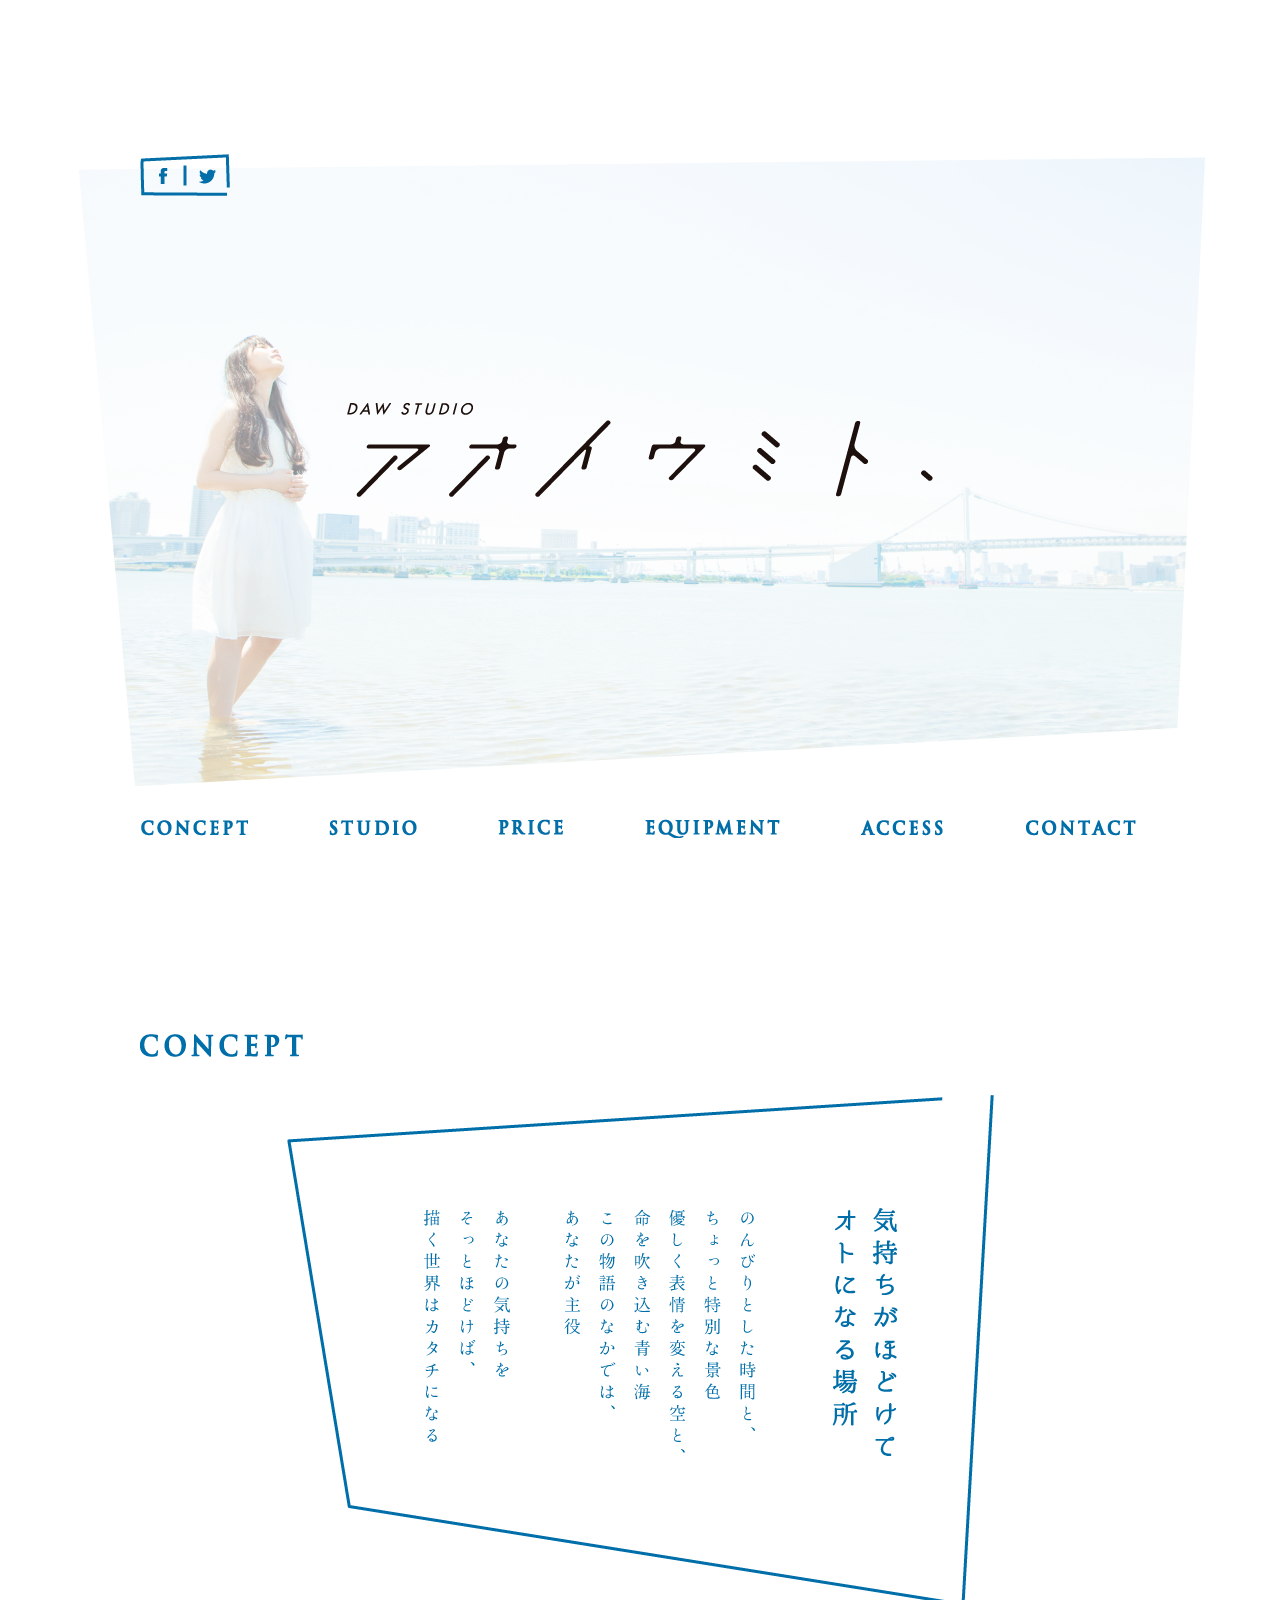
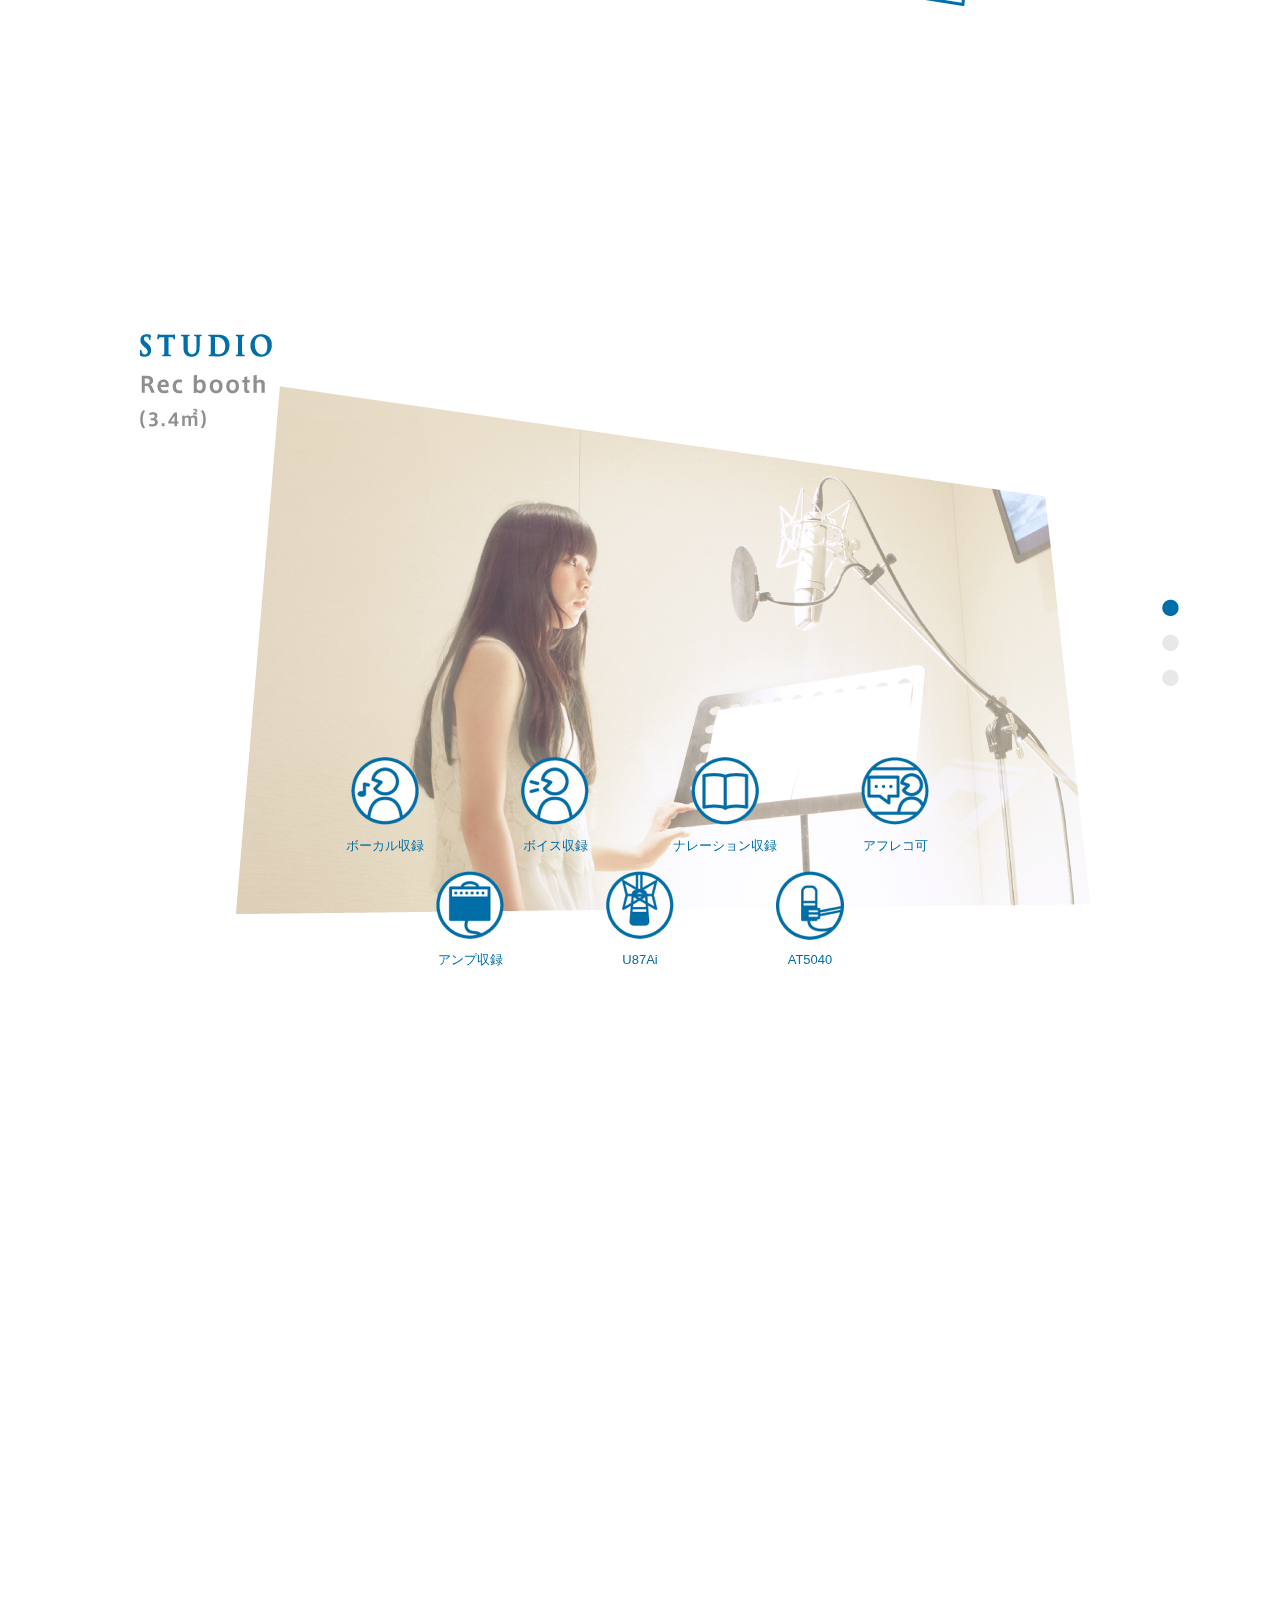
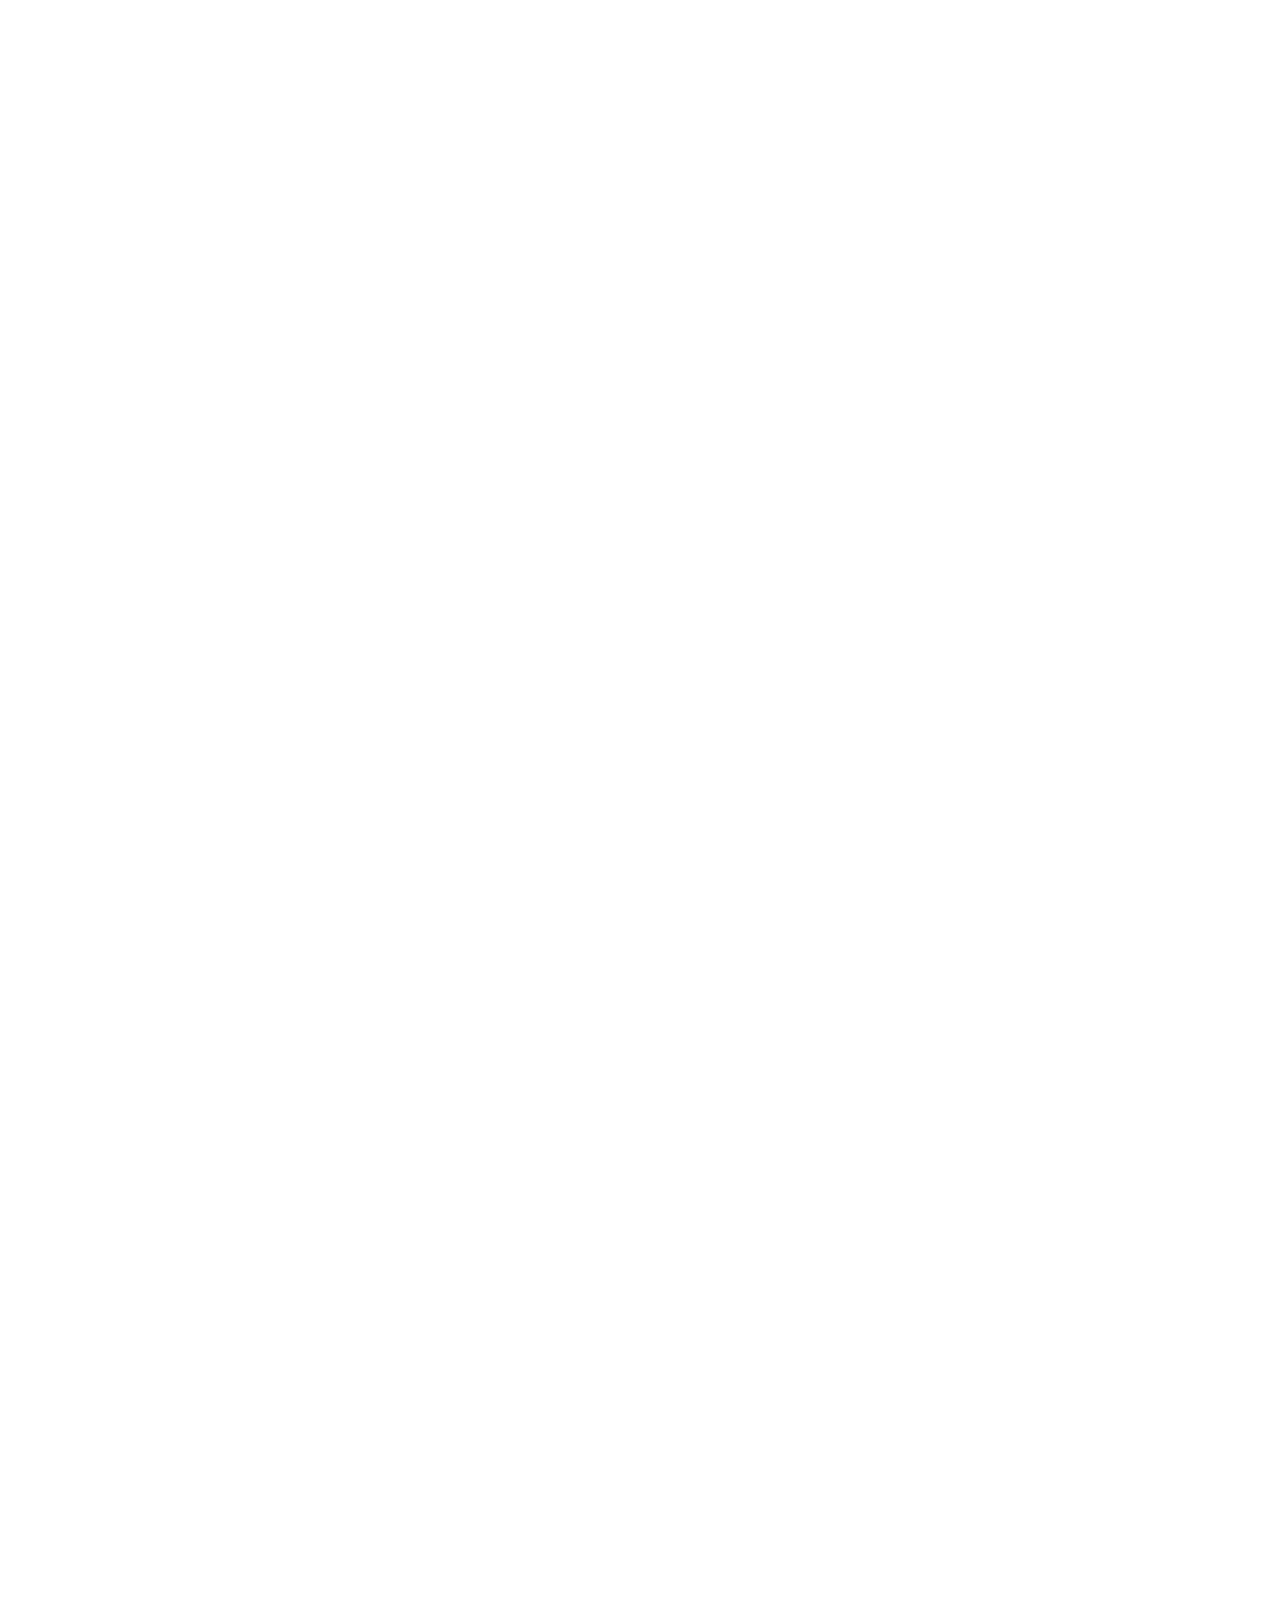
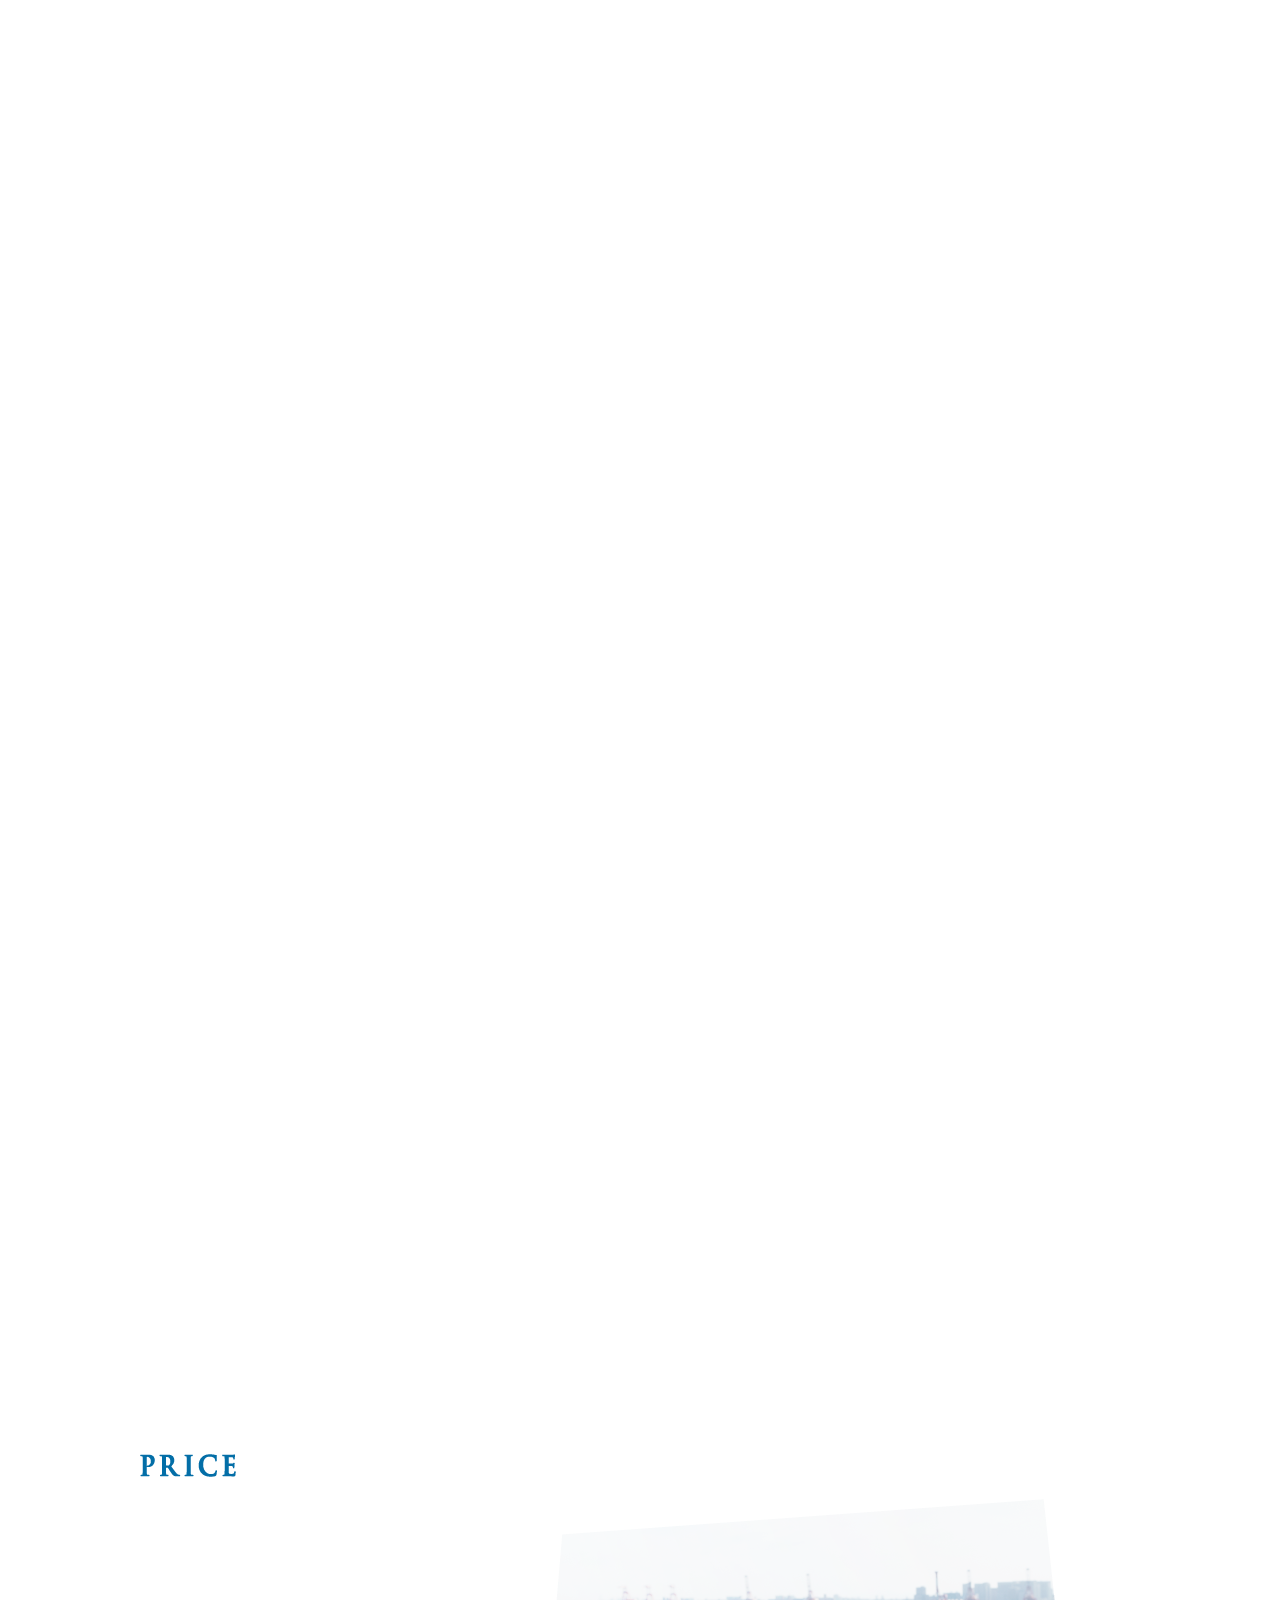
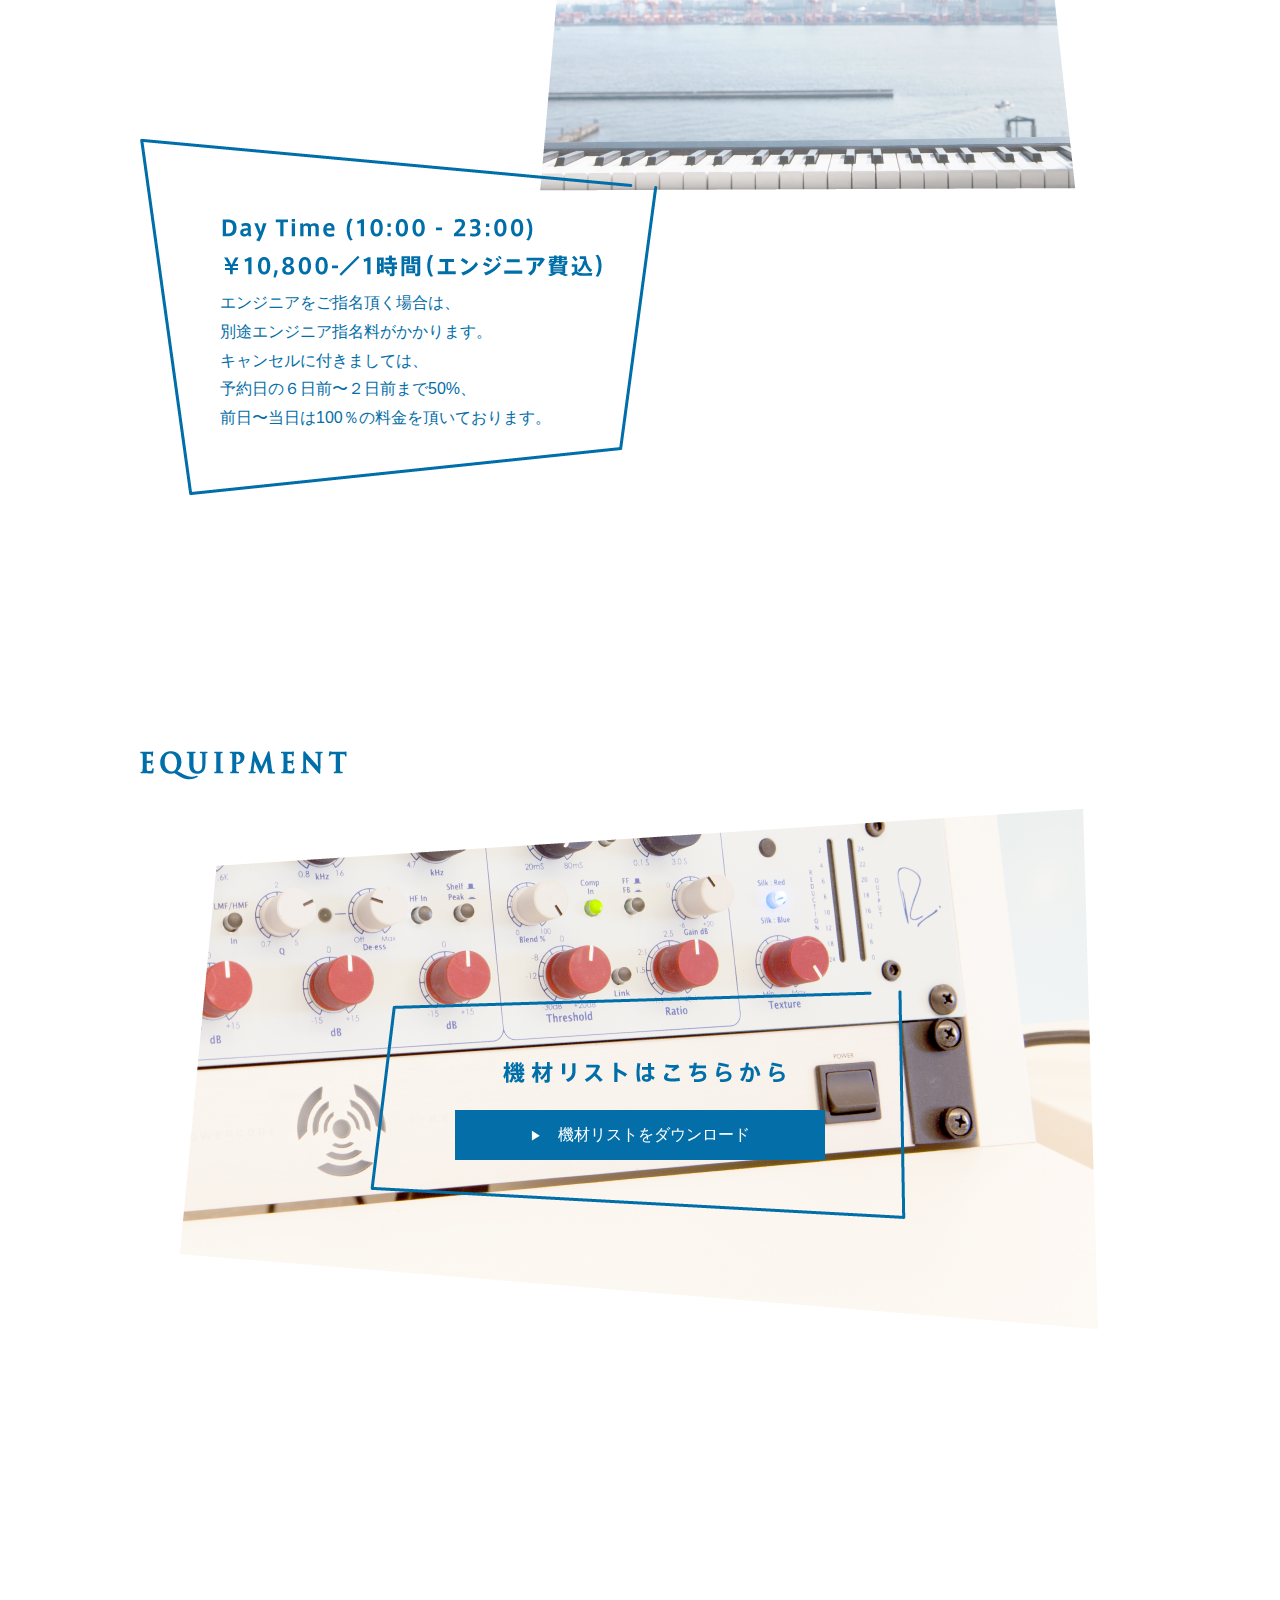
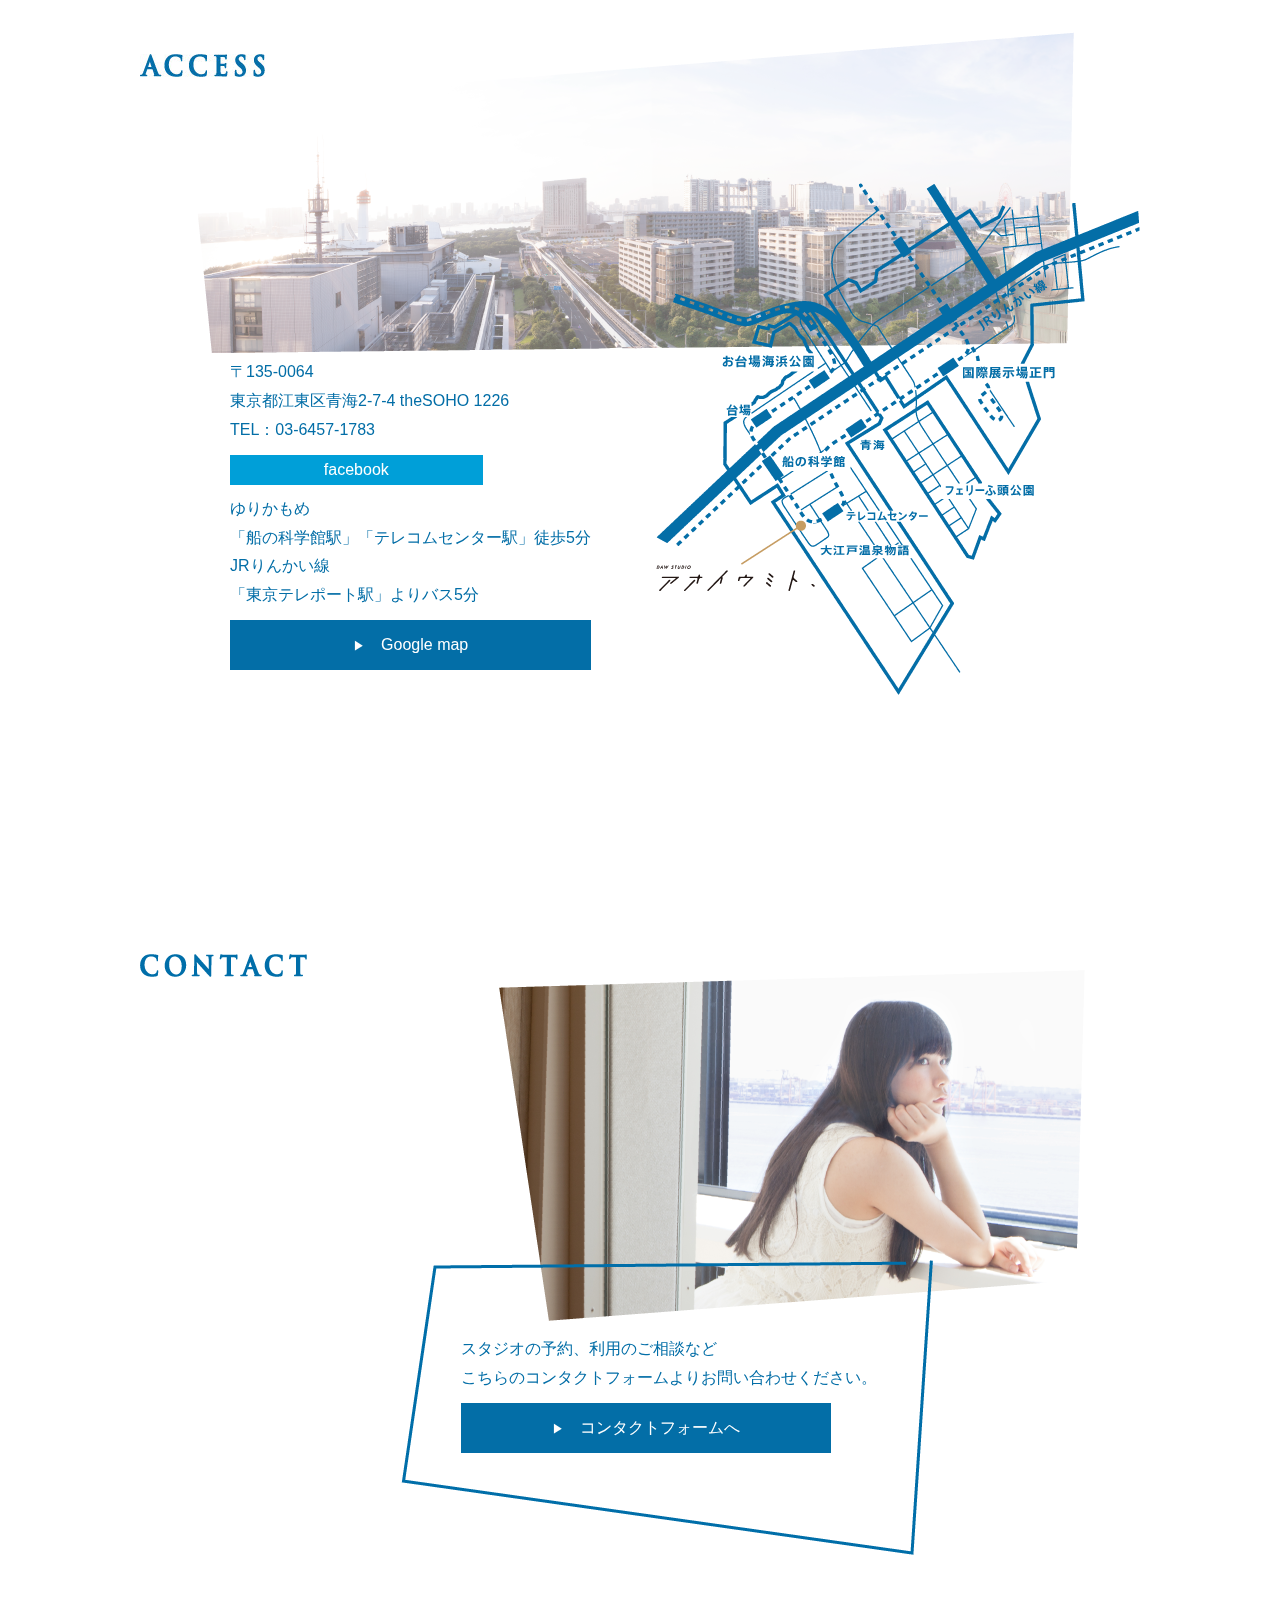
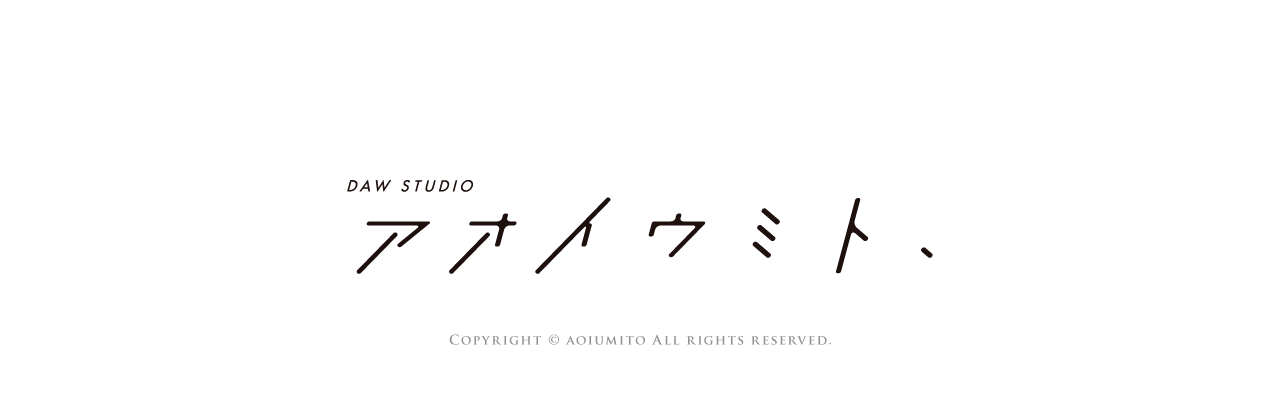
<file: index.html>
<!DOCTYPE html>
<html lang="ja">
<head>
  <meta charset="UTF-8" />
  <meta http-equiv="X-UA-Compatible" content="IE=edge" />

  <meta property="og:title" content="DAW Studio　アオイウミト、－ボーカル収録・ボイス収録" />
  <meta property="og:type" content="article" />
  <meta property="og:image" content="http://aoiumito.jp/assets/images/ogp.png" />
  <meta property="og:url" content="http://aoiumito.jp/" />
  <meta property="og:site_name" content="DAW Studio　アオイウミト" />
  <meta property="og:description" content="気持ちがほどけて オトになる場所 - お台場のレコーディングスタジオ。ボーカル収録、ボイス・ナレーション収録（アフレコ可）Skype立合い、StudioOne、Nuendoも使えます。" />
  <meta property="fb:app_id" content="226899693987070" />

  <meta name="description" content="気持ちがほどけて オトになる場所 - お台場のレコーディングスタジオ。ボーカル収録、ボイス・ナレーション収録（アフレコ可）Skype立合い、StudioOne、Nuendoも使えます。" />
  <meta name="keywords" content="aoiumito,アオイウミト,DAWスタジオ,DAWスタ,レコーディングスタジオ,MAスタジオ,お台場,船の科学館,東京テレポート,テレコムセンター,青海,theSOHO,ボーカル収録,ボイス収録,ナレーション収録,アフレコ可,アンプ収録,U87Ai,AT5040,StudioOne,Nuendo,ProTools,株式会社ソレモ,ソレモ,SOREMO" />

  <meta name="viewport" content="width=1140px, user-scalable=yes">
  <meta name="format-detection" content="telephone=no, address=no, email=no" />
  <link rel="shortcut icon" href="/assets/images/fav.ico" />

  <title>DAW Studio　アオイウミト、－ボーカル収録・ボイス収録</title>

  <link rel="stylesheet" href="/assets/css/style.css">
  <!--[if lt IE 9]>
  <script src="//cdn.jsdelivr.net/html5shiv/3.7.2/html5shiv.min.js"></script>
  <script src="//cdnjs.cloudflare.com/ajax/libs/respond.js/1.4.2/respond.min.js"></script>
  <![endif]-->
  <script src="/assets/js/script.js"></script>
</head>
<body id="top">
<article id="">

  <aside id="cont-background" class="">
    <div class="js-scene js-scene_concept"><img src="assets/images/bg-assets/s_concept.png" /></div>
    <div class="js-scene js-scene_top"><img src="assets/images/bg-assets/s_top.png" /></div>
  </aside>

  <div id="page-top" class="page-section">
    <div class="content">
      <header id="header" class="">
        <h1 class="logo">DAW STUDIO アオイウミト</h1>
      </header>
      <aside class="sns">
        <a href="https://www.facebook.com/aoiumito.jp" class="facebook">Facebook</a>
        <a href="https://twitter.com/share" class="twitter">Twitter</a>
      </aside>
    </div>
  </div>

  <section id="page-concept" class="page-section">
    <div class="content">
      <h3>CONCEPT</h3>
      <div class="flame">
        <p class="invisible">
          気持ちがほどけて
          オトになる場所

          のんびりとした時間と、
          ちょっと特別な景色
          優しく表情を変える空と、
          命を吹き込む青い海
          この物語のなかでは、
          あなたが主役

          あなたの気持ちを
          そっとほどけば、
          描く世界はカタチになる
        </p>
      </div>
    </div>
  </section>


  <aside id="js-dummy_page-studio"></aside>

  <section id="page-studio">
    <div id="pages">

      <section id="page-studio-rec" class="page-studio-child page-1">
        <div class="content">
          <h3>STUDIO</h3>
          <h5>Rec booth（3.4㎡）</h5>
          <div class="icons centered">
            <ul class="icon-top icon-ul">
              <li class="icon-1">ボーカル収録</li>
              <li class="icon-2">ボイス収録</li>
              <li class="icon-3">ナレーション収録</li>
              <li class="icon-4">アフレコ可</li>
            </ul>
            <br />
            <ul class="icon-bottom icon-ul">
              <li class="icon-5">アンプ収録</li>
              <li class="icon-6">U87Ai</li>
              <li class="icon-7">AT5040</li>
            </ul>
          </div>
          <div class="madori"></div>
        </div>
        <ul class="studio-navigation_list">
          <li><a href="#" class="js-link-carousel active" data-page="1"></a></li>
          <li><a href="#" class="js-link-carousel" data-page="2"></a></li>
          <li><a href="#" class="js-link-carousel" data-page="3"></a></li>
        </ul>
      </section>

      <section id="page-studio-control" class="page-studio-child page-2">
        <div class="content">
          <h3>STUDIO</h3>
          <h5>Rec booth（3.4㎡）</h5>
          <div class="icons centered">
            <ul class="icon-top icon-ul">
              <li class="icon-8">立合い3名迄</li>
              <li class="icon-9">Skype</li>
              <li class="icon-10">MA</li>
              <li class="icon-11">動画変換</li>
            </ul>
            <br />
            <ul class="icon-bottom icon-ul">
              <li class="icon-12">StudioOne</li>
              <li class="icon-13">NUENDO</li>
              <li class="icon-14">ProTools</li>
            </ul>
          </div>
          <div class="madori"></div>
        </div>
        <ul class="studio-navigation_list">
          <li><a href="#" class="js-link-carousel" data-page="1"></a></li>
          <li><a href="#" class="js-link-carousel active" data-page="2"></a></li>
          <li><a href="#" class="js-link-carousel" data-page="3"></a></li>
        </ul>
      </section>

      <section id="page-studio-floor" class="page-studio-child page-3">
        <div class="content">
          <h3>STUDIO</h3>
          <h5>Floor</h5>
          <div class="icons-square centered">
            <ul class="icon-ul">
              <li class="icon-s-1"></li>
              <li class="icon-s-2"></li>
              <li class="icon-s-3"></li>
              <li class="icon-s-4"></li>
              <li class="icon-s-5"></li>
            </ul>
          </div>
          <div class="madori"></div>
        </div>
        <ul class="studio-navigation_list">
          <li><a href="#" class="js-link-carousel" data-page="1"></a></li>
          <li><a href="#" class="js-link-carousel" data-page="2"></a></li>
          <li><a href="#" class="js-link-carousel active" data-page="3"></a></li>
        </ul>
      </section>


    </div>
  </section>


  <section id="page-price" class="page-section">
    <div class="content">
     <h3>PRICE</h3>
      <div class="flame">
        <span class="strong">
          Day Time (10:00 - 23:00)<br />
          ￥10,800-／1時間（エンジニア費込）
        </span>
        <p>
          エンジニアをご指名頂く場合は、<br />
          別途エンジニア指名料がかかります。<br />
          キャンセルに付きましては、<br />
          予約日の６日前〜２日前まで50%、<br />
          前日〜当日は100％の料金を頂いております。
        </p>
      </div>
    </div>
  </section>

  <section id="page-equipment" class="page-section">
    <div class="content">
     <h3>EQUIPMENT</h3>
      <div class="flame">
        <span class="strong">機材リストはこちらから</span>
        <a href="//aoiumito.jp/assets/files/equipmentlist.pdf" class="btn js-blank"><i>&#x25B6;</i> 機材リストをダウンロード</a>
      </div>
    </div>
  </section>

  <section id="page-access" class="page-section">
    <div class="content">
     <h3>ACCESS</h3>
      <div class="address">
        <div class="address-detail">
          〒135-0064<br />
          東京都江東区青海2-7-4 theSOHO 1226<br />
          <span>TEL：03-6457-1783</span>
          <a href="https://www.facebook.com/aoiumito.jp" class="facebook js-blank btn btn-facebook">facebook</a>
        </div>
        <div class="address-info">
          ゆりかもめ<br />
          「船の科学館駅」「テレコムセンター駅」徒歩5分<br />
          JRりんかい線<br />
          「東京テレポート駅」よりバス5分
          <a href="http://bit.ly/1CYi1Ar" class="btn btn-map"><i>&#x25B6;</i> Google map</a>
        </div>
      </div>

      <div class="map">
      </div>
    </div>
  </section>

  <section id="page-contact" class="page-section">
    <div class="content">
     <h3>CONTACT</h3>
      <div class="flame">
        <div class="flame-child">
          スタジオの予約、利用のご相談など<br />
          こちらのコンタクトフォームよりお問い合わせください。
          <a href="https://aoiumito-jp.ssl-sixcore.jp/contact/" class="btn js-popup"><i>&#x25B6;</i> コンタクトフォームへ</a>
        </div>
      </div>
    </div>
  </section>

  <footer class="foot">
    <div class="logo">DAW STUDIO アオイウミト</div>
    <div class="copy">Copyright &copy; aoiumito All rights reserved.</div>
  </footer>
</article>

<aside class="box"><a href="#top" class="js-link btn">▲</a></aside>
<!-- z-indexを設定すると、IEでガクガクレンダリングになってしまうため下部に設置 -->
<div class="nav-page">
  <nav>
    <ul>
      <li class="nav-top"><a href="#top" class="js-link">TOP<span class="under_l"></span></a></li>
      <li class="nav-concept"><a href="#page-concept" class="js-link">CONCEPT<span class="under_l"></span></a></li>
      <li class="nav-studio">
        <a href="#page-studio" class="js-link">STUDIO<span class="under_l"></span></a>
      </li>
      <li class="nav-price">
        <a href="#page-price" class="js-link">PRICE<span class="under_l"></span></a>
      </li>
      <li class="nav-equipment">
        <a href="#page-equipment" class="js-link">EQUIPMENT<span class="under_l"></span></a>
      </li>
      <li class="nav-access">
        <a href="#page-access" class="js-link">ACCESS<span class="under_l"></span></a>
      </li>
      <li class="nav-contact"><a href="#page-contact" class="js-link">CONTACT<span class="under_l"></span></a></li>
    </ul>
  </nav>
</div>

</body>
</html>
</file>
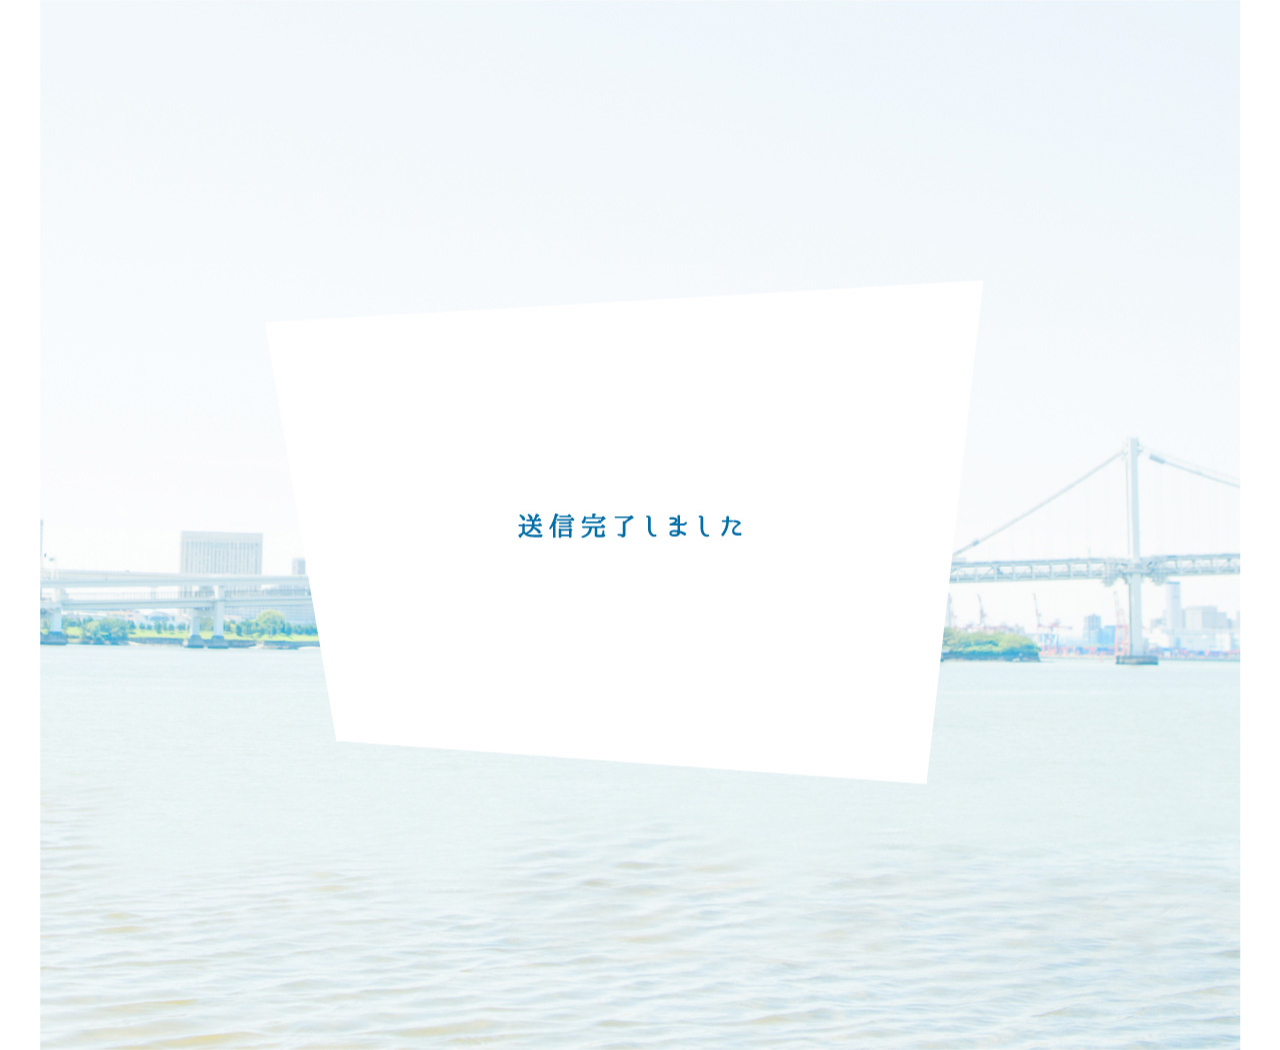
<file: contact/complete.html>
<!DOCTYPE html>
<html lang="ja">
<head>
  <meta charset="UTF-8" />
  <!-- お問い合わせ -->
  <meta name="robots" content="noindex,nofollow" />
  <meta http-equiv="X-UA-Compatible" content="IE=edge" />

  <meta name="viewport" content="width=device-width,initial-scale=1,user-scalable=no">
  <meta name="format-detection" content="telephone=no, address=no, email=no" />

  <title>DAW STUDIO アオイウミト | お問い合わせ</title>

  <link rel="stylesheet" href="/assets/css/style.css">
  <!--[if lt IE 9]>
  <script src="//cdn.jsdelivr.net/html5shiv/3.7.2/html5shiv.min.js"></script>
  <script src="//cdnjs.cloudflare.com/ajax/libs/respond.js/1.4.2/respond.min.js"></script>
  <![endif]-->
  <script src="//code.jquery.com/jquery-1.11.1.js"></script>

</head>
<body id="contact" class="contact-complete">

<div id="error_message" style="color:red;font-weight:bold;"><!--エラーが発生しています。--></div>

<article id="contact_content">
    <div class="contact_box">
        <h3 class="complate">送信を完了しました</h3>

    </div>
</article>

</body>
</html>
</file>
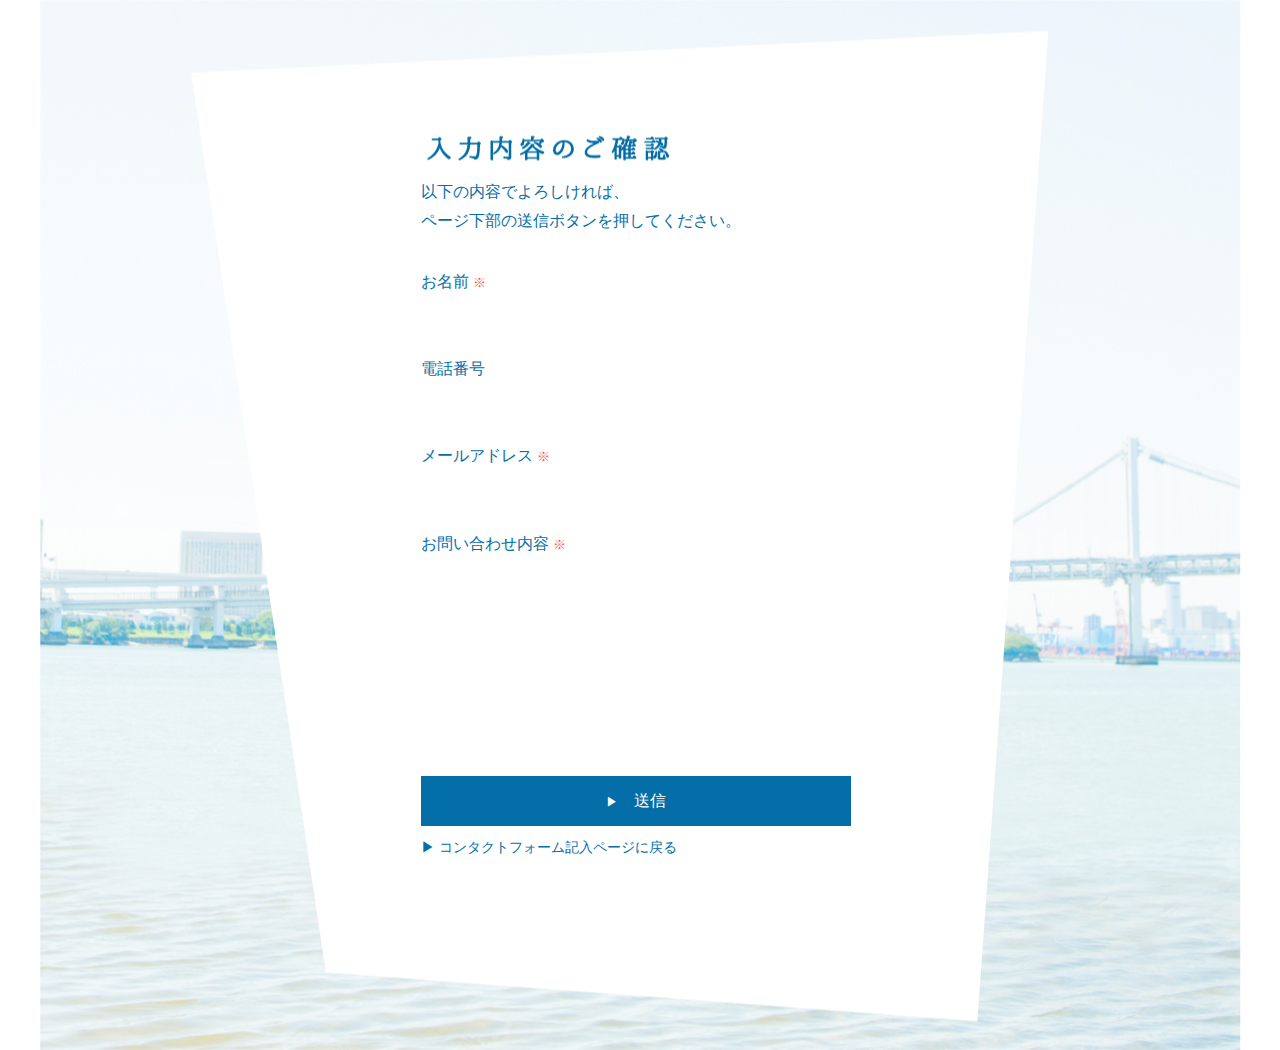
<file: contact/confirm.html>
<!DOCTYPE html>
<html lang="ja">
<head>
  <meta charset="UTF-8" />
  <!-- お問い合わせ -->
  <meta name="robots" content="noindex,nofollow" />
  <meta http-equiv="X-UA-Compatible" content="IE=edge" />

  <meta name="viewport" content="width=device-width,initial-scale=1,user-scalable=no">
  <meta name="format-detection" content="telephone=no, address=no, email=no" />

  <title>DAW STUDIO アオイウミト | お問い合わせ</title>

  <link rel="stylesheet" href="/assets/css/style.css">
  <!--[if lt IE 9]>
  <script src="//cdn.jsdelivr.net/html5shiv/3.7.2/html5shiv.min.js"></script>
  <script src="//cdnjs.cloudflare.com/ajax/libs/respond.js/1.4.2/respond.min.js"></script>
  <![endif]-->
  <script src="//code.jquery.com/jquery-1.11.1.js"></script>
<script>
$(function(){
  $('a.js-close').click(function(){
      window.open('about:blank','_self').close();
      window.close();
  });
  // 問い合わせフォーム サブミット用
  $('a.js-submit').click(function(){
    $($(this).attr('data-form')).submit();
  });
});
</script>
</head>
<body id="contact" class="contact-confirm">
<form class="js-contact_form" name="contact_form" action="" method="post">
<div id="error_message" style="color:red;font-weight:bold;"><!--エラーが発生しています。--></div>

<article id="contact_content">
    <div class="contact_box">
        <h3>入力内容のご確認</h3>
        <p>
            以下の内容でよろしければ、<br />
            ページ下部の送信ボタンを押してください。
        </p>

        <label>
            <div class="i-title">
                お名前
                <span class="red">※</span>
            </div>
            <div id="name" class="confirm_input"></div>
        </label>

        <label>
            <div class="i-title">
                電話番号
            </div>
            <div id="phone" class="confirm_input"></div>
        </label>

        <label>
            <div class="i-title">
                メールアドレス
                <span class="red">※</span>
            </div>
            <div id="email" class="confirm_input"></div>
        </label>

        <label>
            <div class="i-title">
                お問い合わせ内容
                <span class="red">※</span>
            </div>
            <div id="comment" class="confirm_textarea"></div>

        </label>

        <div>
        <a class="button btn js-submit" data-form=".js-contact_form" href="#/"><i>&#x25B6;</i> 送信</a>
        </div>

        <span class="info"><a href="./">&#x25B6; コンタクトフォーム記入ページに戻る</a></span>
    </div>
</article>

</form>
</body>
</html>
</file>
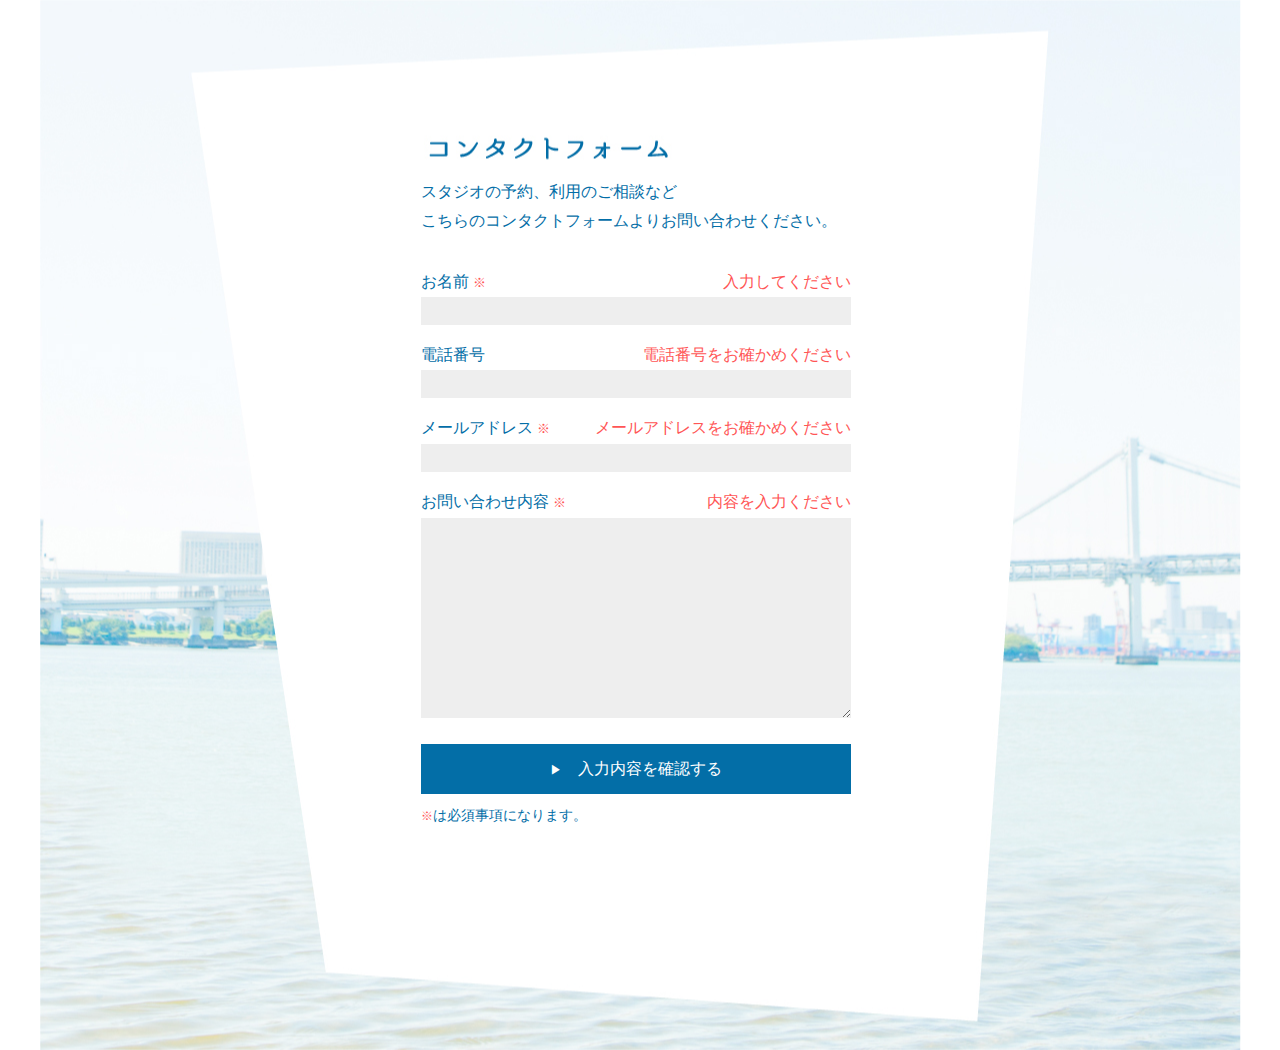
<file: contact/entry.html>
<!DOCTYPE html>
<html lang="ja">
<head>
  <meta charset="UTF-8" />
  <!-- お問い合わせ -->
  <meta name="robots" content="noindex,nofollow" />
  <meta http-equiv="X-UA-Compatible" content="IE=edge" />

  <meta name="viewport" content="width=device-width,initial-scale=1,user-scalable=no">
  <meta name="format-detection" content="telephone=no, address=no, email=no" />

  <title>DAW STUDIO アオイウミト | お問い合わせ</title>

  <link rel="stylesheet" href="/assets/css/style.css">
  <!--[if lt IE 9]>
  <script src="//cdn.jsdelivr.net/html5shiv/3.7.2/html5shiv.min.js"></script>
  <script src="//cdnjs.cloudflare.com/ajax/libs/respond.js/1.4.2/respond.min.js"></script>
  <![endif]-->
  <script src="//code.jquery.com/jquery-1.11.1.js"></script>
<script>
$(function(){
  $('a.js-close').click(function(){
      window.open('about:blank','_self').close();
      window.close();
  });
  // 問い合わせフォーム サブミット用
  $('a.js-submit').click(function(){
    $($(this).attr('data-form')).submit();
  });
});
</script>
</head>
<body id="contact" class="contact-entry">
<form class="js-contact_form" name="contact_form" action="" method="post">
<div id="error_message" style="color:red;font-weight:bold;"><!--エラーが発生しています。--></div>

<article id="contact_content">
    <div class="contact_box">
        <h3>コンタクトフォーム</h3>
        <p>
            スタジオの予約、利用のご相談など<br />
            こちらのコンタクトフォームよりお問い合わせください。
        </p>

        <label>
            <div class="i-title clearfix">
                お名前
                <span class="red">※</span>
                <div id="name_error" class="error_message">入力してください</div>
            </div>
            <input type="text" name="name" id="name" size="30" value="" />
        </label>

        <label>
            <div class="i-title clearfix">
                電話番号
                <div id="phone_error" class="error_message">電話番号をお確かめください</div>
            </div>
            <input type="text" name="phone" id="phone" size="40" value="" />
        </label>

        <label>
            <div class="i-title clearfix">
                メールアドレス
                <span class="red">※</span>
                <div id="email_error" class="error_message">メールアドレスをお確かめください</div>
            </div>
            <input type="text" name="email" id="email" size="40" value="" />
        </label>

        <label>
            <div class="i-title clearfix">
                お問い合わせ内容
                <span class="red">※</span>
                <div id="comment_error" class="error_message">内容を入力ください</div>
            </div>
            <textarea name="comment" id="comment" rows="10"></textarea>
        </label>

        <div>
          <a class="button btn js-submit" data-form=".js-contact_form" href="#/"><i>&#x25B6;</i> 入力内容を確認する</a>
        </div>

        <span class="info"><span class="red">※</span>は必須事項になります。</span>
    </div>
</article>

</form>
</body>
</html>
</file>
<file: assets/css/style.css>
/*! web v.0.0.0 2015-02-20 */
@charset "UTF-8";
/*! hirorock */
/*! normalize.css v3.0.2 | MIT License | git.io/normalize */
/**
 * 1. Set default font family to sans-serif.
 * 2. Prevent iOS text size adjust after orientation change, without disabling
 *    user zoom.
 */
html {
  font-family: sans-serif;
  /* 1 */
  -ms-text-size-adjust: 100%;
  /* 2 */
  -webkit-text-size-adjust: 100%;
  /* 2 */ }

/**
 * Remove default margin.
 */
body {
  margin: 0; }

/* HTML5 display definitions
   ========================================================================== */
/**
 * Correct `block` display not defined for any HTML5 element in IE 8/9.
 * Correct `block` display not defined for `details` or `summary` in IE 10/11
 * and Firefox.
 * Correct `block` display not defined for `main` in IE 11.
 */
article,
aside,
details,
figcaption,
figure,
footer,
header,
hgroup,
main,
menu,
nav,
section,
summary {
  display: block; }

/**
 * 1. Correct `inline-block` display not defined in IE 8/9.
 * 2. Normalize vertical alignment of `progress` in Chrome, Firefox, and Opera.
 */
audio,
canvas,
progress,
video {
  display: inline-block;
  /* 1 */
  vertical-align: baseline;
  /* 2 */ }

/**
 * Prevent modern browsers from displaying `audio` without controls.
 * Remove excess height in iOS 5 devices.
 */
audio:not([controls]) {
  display: none;
  height: 0; }

/**
 * Address `[hidden]` styling not present in IE 8/9/10.
 * Hide the `template` element in IE 8/9/11, Safari, and Firefox < 22.
 */
[hidden],
template {
  display: none; }

/* Links
   ========================================================================== */
/**
 * Remove the gray background color from active links in IE 10.
 */
a {
  background-color: transparent; }

/**
 * Improve readability when focused and also mouse hovered in all browsers.
 */
a:active,
a:hover {
  outline: 0; }

/* Text-level semantics
   ========================================================================== */
/**
 * Address styling not present in IE 8/9/10/11, Safari, and Chrome.
 */
abbr[title] {
  border-bottom: 1px dotted; }

/**
 * Address style set to `bolder` in Firefox 4+, Safari, and Chrome.
 */
b,
strong {
  font-weight: bold; }

/**
 * Address styling not present in Safari and Chrome.
 */
dfn {
  font-style: italic; }

/**
 * Address variable `h1` font-size and margin within `section` and `article`
 * contexts in Firefox 4+, Safari, and Chrome.
 */
h1 {
  font-size: 2em;
  margin: 0.67em 0; }

/**
 * Address styling not present in IE 8/9.
 */
mark {
  background: #ff0;
  color: #000; }

/**
 * Address inconsistent and variable font size in all browsers.
 */
small {
  font-size: 80%; }

/**
 * Prevent `sub` and `sup` affecting `line-height` in all browsers.
 */
sub,
sup {
  font-size: 75%;
  line-height: 0;
  position: relative;
  vertical-align: baseline; }

sup {
  top: -0.5em; }

sub {
  bottom: -0.25em; }

/* Embedded content
   ========================================================================== */
/**
 * Remove border when inside `a` element in IE 8/9/10.
 */
img {
  border: 0; }

/**
 * Correct overflow not hidden in IE 9/10/11.
 */
svg:not(:root) {
  overflow: hidden; }

/* Grouping content
   ========================================================================== */
/**
 * Address margin not present in IE 8/9 and Safari.
 */
figure {
  margin: 1em 40px; }

/**
 * Address differences between Firefox and other browsers.
 */
hr {
  -moz-box-sizing: content-box;
  box-sizing: content-box;
  height: 0; }

/**
 * Contain overflow in all browsers.
 */
pre {
  overflow: auto; }

/**
 * Address odd `em`-unit font size rendering in all browsers.
 */
code,
kbd,
pre,
samp {
  font-family: monospace, monospace;
  font-size: 1em; }

/* Forms
   ========================================================================== */
/**
 * Known limitation: by default, Chrome and Safari on OS X allow very limited
 * styling of `select`, unless a `border` property is set.
 */
/**
 * 1. Correct color not being inherited.
 *    Known issue: affects color of disabled elements.
 * 2. Correct font properties not being inherited.
 * 3. Address margins set differently in Firefox 4+, Safari, and Chrome.
 */
button,
input,
optgroup,
select,
textarea {
  color: inherit;
  /* 1 */
  font: inherit;
  /* 2 */
  margin: 0;
  /* 3 */ }

/**
 * Address `overflow` set to `hidden` in IE 8/9/10/11.
 */
button {
  overflow: visible; }

/**
 * Address inconsistent `text-transform` inheritance for `button` and `select`.
 * All other form control elements do not inherit `text-transform` values.
 * Correct `button` style inheritance in Firefox, IE 8/9/10/11, and Opera.
 * Correct `select` style inheritance in Firefox.
 */
button,
select {
  text-transform: none; }

/**
 * 1. Avoid the WebKit bug in Android 4.0.* where (2) destroys native `audio`
 *    and `video` controls.
 * 2. Correct inability to style clickable `input` types in iOS.
 * 3. Improve usability and consistency of cursor style between image-type
 *    `input` and others.
 */
button,
html input[type="button"],
input[type="reset"],
input[type="submit"] {
  -webkit-appearance: button;
  /* 2 */
  cursor: pointer;
  /* 3 */ }

/**
 * Re-set default cursor for disabled elements.
 */
button[disabled],
html input[disabled] {
  cursor: default; }

/**
 * Remove inner padding and border in Firefox 4+.
 */
button::-moz-focus-inner,
input::-moz-focus-inner {
  border: 0;
  padding: 0; }

/**
 * Address Firefox 4+ setting `line-height` on `input` using `!important` in
 * the UA stylesheet.
 */
input {
  line-height: normal; }

/**
 * It's recommended that you don't attempt to style these elements.
 * Firefox's implementation doesn't respect box-sizing, padding, or width.
 *
 * 1. Address box sizing set to `content-box` in IE 8/9/10.
 * 2. Remove excess padding in IE 8/9/10.
 */
input[type="checkbox"],
input[type="radio"] {
  box-sizing: border-box;
  /* 1 */
  padding: 0;
  /* 2 */ }

/**
 * Fix the cursor style for Chrome's increment/decrement buttons. For certain
 * `font-size` values of the `input`, it causes the cursor style of the
 * decrement button to change from `default` to `text`.
 */
input[type="number"]::-webkit-inner-spin-button,
input[type="number"]::-webkit-outer-spin-button {
  height: auto; }

/**
 * 1. Address `appearance` set to `searchfield` in Safari and Chrome.
 * 2. Address `box-sizing` set to `border-box` in Safari and Chrome
 *    (include `-moz` to future-proof).
 */
input[type="search"] {
  -webkit-appearance: textfield;
  /* 1 */
  -moz-box-sizing: content-box;
  -webkit-box-sizing: content-box;
  /* 2 */
  box-sizing: content-box; }

/**
 * Remove inner padding and search cancel button in Safari and Chrome on OS X.
 * Safari (but not Chrome) clips the cancel button when the search input has
 * padding (and `textfield` appearance).
 */
input[type="search"]::-webkit-search-cancel-button,
input[type="search"]::-webkit-search-decoration {
  -webkit-appearance: none; }

/**
 * Define consistent border, margin, and padding.
 */
fieldset {
  border: 1px solid #c0c0c0;
  margin: 0 2px;
  padding: 0.35em 0.625em 0.75em; }

/**
 * 1. Correct `color` not being inherited in IE 8/9/10/11.
 * 2. Remove padding so people aren't caught out if they zero out fieldsets.
 */
legend {
  border: 0;
  /* 1 */
  padding: 0;
  /* 2 */ }

/**
 * Remove default vertical scrollbar in IE 8/9/10/11.
 */
textarea {
  overflow: auto; }

/**
 * Don't inherit the `font-weight` (applied by a rule above).
 * NOTE: the default cannot safely be changed in Chrome and Safari on OS X.
 */
optgroup {
  font-weight: bold; }

/* Tables
   ========================================================================== */
/**
 * Remove most spacing between table cells.
 */
table {
  border-collapse: collapse;
  border-spacing: 0; }

td,
th {
  padding: 0; }

html {
  overflow-y: scroll;
  -webkit-touch-callout: none; }

img {
  -ms-interpolation-mode: bicubic; }

.clearfix,
.cf {
  zoom: 1; }
  .clearfix:before, .clearfix:after,
  .cf:before,
  .cf:after {
    content: "";
    display: table; }
  .clearfix:after,
  .cf:after {
    clear: both; }

.ellipsis {
  text-overflow: ellipsis;
  white-space: nowrap;
  overflow: hidden; }

.centered {
  position: relative;
  overflow: hidden; }

.centered ul {
  position: relative;
  left: 50%;
  float: left;
  padding-left: 0; }

.centered ul li {
  position: relative;
  left: -50%;
  float: left;
  padding: 0;
  text-indent: 0;
  list-style: none; }

.none,
.hidden {
  display: none; }

.invisible {
  visibility: hidden; }

.list-square {
  list-style: inside square; }

.list-circle {
  list-style: inside circle; }

.list-disc {
  list-style: inside disc; }

.unlist {
  padding: 0;
  margin: 0;
  list-style: none; }

body {
  font-family: "游ゴシック", YuGothic, "Hiragino Kaku Gothic ProN", Meiryo, sans-serif;
  min-width: 1140px;
  background: url(/assets/images/);
  line-height: 1.8em;
  position: relative; }

a {
  color: inherit;
  text-decoration: none; }
  a.btn {
    display: block;
    height: 50px;
    background: #036ea7;
    color: #FFF;
    line-height: 50px;
    overflow: hidden;
    text-align: center; }
    a.btn i {
      font-style: normal;
      margin-right: 1em;
      font-size: 12px; }
    a.btn:hover {
      background: #53a2c3; }

h1, h2, h3, h4, h5, h6 {
  margin: 0; }

ul {
  margin: 0; }

.nav-page {
  padding-top: 28px;
  padding-bottom: 2px;
  margin-top: 0px auto;
  position: absolute;
  z-index: 777;
  width: 100%; }
  .nav-page.fixed {
    position: fixed;
    top: 0 !important;
    background-color: #FFF; }
  .nav-page ul {
    padding: 0;
    list-style: none;
    width: 1000px;
    margin: 0 auto;
    zoom: 1; }
    .nav-page ul:before, .nav-page ul:after {
      content: "";
      display: table; }
    .nav-page ul:after {
      clear: both; }
    .nav-page ul li {
      float: left;
      height: 20px;
      text-indent: -7777px;
      background-image: url(/assets/images/menu/menu.png);
      background-repeat: no-repeat;
      margin-left: 81px; }
      .nav-page ul li.nav-top {
        display: none;
        width: 45px;
        background-position: 0 center; }
      .nav-page ul li.nav-concept {
        margin-left: 0;
        width: 108px;
        background-position: -147px center; }
      .nav-page ul li.nav-studio {
        width: 88px;
        background-position: -347px center; }
      .nav-page ul li.nav-access {
        width: 84px;
        background-position: -537px center; }
      .nav-page ul li.nav-contact {
        width: 111px;
        background-position: -709px center; }
      .nav-page ul li.nav-price {
        width: 66px;
        background: url(/assets/images/menu/menu_price.png) center 1px no-repeat; }
      .nav-page ul li.nav-equipment {
        width: 135px;
        left: 100px;
        background: url(/assets/images/menu/menu_equipment.png) center 1px no-repeat; }
      .nav-page ul li a {
        height: 100%;
        width: 100%;
        display: block;
        padding-bottom: 2px;
        position: relative; }
        .nav-page ul li a .under_l {
          height: 3px;
          width: 0%;
          background: #036ea7;
          position: absolute;
          bottom: -3px;
          display: block;
          -webkit-transition: width 0.18s linear;
          -ms-transition: width 0.18s linear;
          -moz-transition: width 0.18s linear;
          -o-transition: width 0.18s linear;
          transition: width 0.18s linear; }
        .nav-page ul li a.active > .under_l, .nav-page ul li a:hover > .under_l {
          width: 100%; }

.content {
  width: 1000px;
  height: 650px;
  top: 50%;
  position: absolute;
  margin-top: -325px;
  margin-left: -500px;
  left: 50%;
  color: #036ea7; }
  .content h3 {
    text-indent: -99999px;
    height: 40px; }

.page-section {
  display: block;
  width: 100%;
  min-height: 700px;
  min-width: 1140px;
  position: relative; }

#page-top {
  background: url(/assets/images/logo.png) center center no-repeat; }
  #page-top h1 {
    visibility: hidden; }
  #page-top .sns {
    background: url(/assets/images/ft.png) center center no-repeat;
    width: 90px;
    height: 42px;
    zoom: 1; }
    #page-top .sns:before, #page-top .sns:after {
      content: "";
      display: table; }
    #page-top .sns:after {
      clear: both; }
    #page-top .sns a {
      display: block;
      width: 100%;
      height: 100%;
      overflow: hidden;
      text-indent: -7777px; }
      #page-top .sns a.facebook {
        float: left;
        width: 45px; }
      #page-top .sns a.twitter {
        float: right;
        width: 43px; }

#page-concept .content {
  background: url(/assets/images/concept_text.png) center center no-repeat; }
  #page-concept .content h3 {
    background: url(/assets/images/concept.png) center left no-repeat; }

#page-studio {
  z-index: 1;
  position: relative; }
  #page-studio #pages {
    width: 100%;
    position: absolute;
    top: 0;
    height: 100%; }
    #page-studio #pages.fixed {
      position: fixed;
      top: 0; }
      #page-studio #pages.fixed .page-studio-child {
        position: absolute;
        top: 0; }
    #page-studio #pages .page-studio-child {
      overflow: inherit;
      position: absolute;
      min-height: 700px;
      height: 100%;
      width: 100%;
      min-width: 1140px; }
      #page-studio #pages .page-studio-child .content {
        width: 1000px; }
        #page-studio #pages .page-studio-child .content h3 {
          background: url(/assets/images/studio.png) center left no-repeat; }
        #page-studio #pages .page-studio-child .content h5 {
          text-indent: -9999px;
          height: 60px;
          width: 240px;
          position: absolute;
          top: 50px; }
        #page-studio #pages .page-studio-child .content .icons {
          position: absolute;
          bottom: 0;
          width: 100%;
          clear: both; }
          #page-studio #pages .page-studio-child .content .icons .icon-bottom {
            clear: both; }
        #page-studio #pages .page-studio-child .content ul.icon-ul.icon-top {
          margin-bottom: 10px; }
        #page-studio #pages .page-studio-child .content ul.icon-ul li {
          padding-top: 75px;
          width: 170px;
          text-align: center;
          font-size: 13px;
          background-position: top center;
          background-repeat: no-repeat; }
          #page-studio #pages .page-studio-child .content ul.icon-ul li.icon-1 {
            background-image: url(/assets/images/studio_icon01.min.png); }
          #page-studio #pages .page-studio-child .content ul.icon-ul li.icon-2 {
            background-image: url(/assets/images/studio_icon02.min.png); }
          #page-studio #pages .page-studio-child .content ul.icon-ul li.icon-3 {
            background-image: url(/assets/images/studio_icon03.min.png); }
          #page-studio #pages .page-studio-child .content ul.icon-ul li.icon-4 {
            background-image: url(/assets/images/studio_icon04.min.png); }
          #page-studio #pages .page-studio-child .content ul.icon-ul li.icon-5 {
            background-image: url(/assets/images/studio_icon05.min.png); }
          #page-studio #pages .page-studio-child .content ul.icon-ul li.icon-6 {
            background-image: url(/assets/images/studio_icon06.min.png); }
          #page-studio #pages .page-studio-child .content ul.icon-ul li.icon-7 {
            background-image: url(/assets/images/studio_icon07.min.png); }
          #page-studio #pages .page-studio-child .content ul.icon-ul li.icon-8 {
            background-image: url(/assets/images/studio_icon08.min.png); }
          #page-studio #pages .page-studio-child .content ul.icon-ul li.icon-9 {
            background-image: url(/assets/images/studio_icon09.min.png); }
          #page-studio #pages .page-studio-child .content ul.icon-ul li.icon-10 {
            background-image: url(/assets/images/studio_icon10.min.png); }
          #page-studio #pages .page-studio-child .content ul.icon-ul li.icon-11 {
            background-image: url(/assets/images/studio_icon11.min.png); }
          #page-studio #pages .page-studio-child .content ul.icon-ul li.icon-12 {
            background-image: url(/assets/images/studio_icon12.min.png); }
          #page-studio #pages .page-studio-child .content ul.icon-ul li.icon-13 {
            background-image: url(/assets/images/studio_icon13.min.png); }
          #page-studio #pages .page-studio-child .content ul.icon-ul li.icon-14 {
            background-image: url(/assets/images/studio_icon14.min.png); }
      #page-studio #pages .page-studio-child#page-studio-rec {
        background: #FFF url(/assets/images/bg-assets/s_studio01.png) center center no-repeat;
        z-index: 50; }
        #page-studio #pages .page-studio-child#page-studio-rec .content h5 {
          background: url(/assets/images/studio_text01.png) left 0 no-repeat; }
      #page-studio #pages .page-studio-child#page-studio-control {
        background: #FFF url(/assets/images/bg-assets/s_studio02.png) center center no-repeat;
        z-index: 40; }
        #page-studio #pages .page-studio-child#page-studio-control .content h5 {
          background: url(/assets/images/studio_text02.png) left 0 no-repeat; }
      #page-studio #pages .page-studio-child#page-studio-floor {
        background: #FFF url(/assets/images/bg-assets/s_studio03.png) center center no-repeat;
        z-index: 30; }
        #page-studio #pages .page-studio-child#page-studio-floor .content h5 {
          background: url(/assets/images/studio_text03.png) left 0 no-repeat; }
        #page-studio #pages .page-studio-child#page-studio-floor .content .icons-square {
          position: absolute;
          bottom: 0;
          left: 100px; }
          #page-studio #pages .page-studio-child#page-studio-floor .content .icons-square li {
            width: 90px;
            padding: 0px;
            height: 70px; }
            #page-studio #pages .page-studio-child#page-studio-floor .content .icons-square li.icon-s-1 {
              background-image: url(/assets/images/floor_icon1.png); }
            #page-studio #pages .page-studio-child#page-studio-floor .content .icons-square li.icon-s-2 {
              background-image: url(/assets/images/floor_icon2.png); }
            #page-studio #pages .page-studio-child#page-studio-floor .content .icons-square li.icon-s-3 {
              background-image: url(/assets/images/floor_icon3.png); }
            #page-studio #pages .page-studio-child#page-studio-floor .content .icons-square li.icon-s-4 {
              background-image: url(/assets/images/floor_icon4.png); }
            #page-studio #pages .page-studio-child#page-studio-floor .content .icons-square li.icon-s-5 {
              background-image: url(/assets/images/floor_icon5.png); }
        #page-studio #pages .page-studio-child#page-studio-floor .content .madori {
          height: 480px;
          width: 393px;
          position: absolute;
          right: 0;
          bottom: 0;
          background: url(/assets/images/floor_madori.png) center no-repeat; }
    #page-studio #pages .studio-navigation_list {
      position: absolute;
      right: 100px;
      z-index: 777;
      list-style: none;
      padding: 0;
      overflow: hidden; }
      #page-studio #pages .studio-navigation_list li {
        margin: 0;
        padding: 0;
        text-indent: -777px; }
        #page-studio #pages .studio-navigation_list li a {
          height: 20px;
          width: 20px;
          background: url(/assets/images/button_off.png) center no-repeat;
          display: block;
          margin-bottom: 15px; }
          #page-studio #pages .studio-navigation_list li a.active {
            background: url(/assets/images/button_on.png) center no-repeat; }
    #page-studio #pages .studio-navigation {
      position: relative; }

#cont-background {
  min-width: 1140px;
  margin-left: -570px;
  left: 50%;
  position: fixed;
  top: 0;
  z-index: 0; }
  #cont-background .js-scene {
    position: absolute;
    top: 0;
    background: #FFF; }

#page-price {
  background: #FFF url(/assets/images/bg-assets/s_studio04.png) center center no-repeat; }
  #page-price .content h3 {
    background: url(/assets/images/price.png) left center no-repeat; }
  #page-price .content .flame {
    position: absolute;
    bottom: 0;
    left: 0;
    background-image: url(/assets/images/price_flame.png);
    height: 357px;
    width: 518px; }
    #page-price .content .flame .strong {
      display: none; }
    #page-price .content .flame p {
      position: absolute;
      top: 135px;
      left: 80px; }

#page-equipment {
  background: url(/assets/images/bg-assets/s_equipment.png) center center no-repeat; }
  #page-equipment .content h3 {
    background: url(/assets/images/equipment.png) center left no-repeat; }
  #page-equipment .content .flame {
    position: absolute;
    margin-top: -80px;
    margin-left: -270px;
    left: 50%;
    top: 50%;
    background: url(/assets/images/equipment_text.png) center left no-repeat;
    width: 536px;
    height: 229px; }
    #page-equipment .content .flame .strong {
      display: none; }
    #page-equipment .content .flame .btn {
      position: absolute;
      top: 120px;
      width: 370px;
      left: 85px; }

#page-access {
  background: url(/assets/images/bg-assets/s_access.png) center 40% no-repeat; }
  #page-access .content h3 {
    background: url(/assets/images/access.jpg) center left no-repeat; }
  #page-access .content .address {
    position: absolute;
    bottom: 25px;
    left: 90px; }
    #page-access .content .address .btn-facebook {
      height: 30px;
      width: 70%;
      line-height: 30px;
      margin-bottom: 10px;
      margin-top: 10px;
      background-color: #009fd8; }
      #page-access .content .address .btn-facebook:hover {
        background-color: #6ec8e9; }
    #page-access .content .address .address-info .btn {
      margin-top: 10px; }
  #page-access .content .map {
    width: 484px;
    height: 512px;
    position: absolute;
    bottom: 0;
    right: 0;
    background: url(/assets/images/access_map.png) center left no-repeat; }

#page-contact {
  background: url(/assets/images/bg-assets/s_contact.png) center center no-repeat; }
  #page-contact .content h3 {
    background: url(/assets/images/contact.png) center left no-repeat; }
  #page-contact .content .flame {
    width: 532px;
    height: 295px;
    bottom: 40px;
    position: absolute;
    left: 261px;
    background: url(/assets/images/contact_image.png) center left no-repeat; }
    #page-contact .content .flame .flame-child {
      position: absolute;
      left: 60px;
      top: 75px; }
      #page-contact .content .flame .flame-child .btn {
        margin-top: 10px;
        width: 370px; }

.foot {
  position: relative;
  padding-top: 60px;
  padding-bottom: 50px; }
  .foot .logo {
    text-indent: -99999px;
    background: url(/assets/images/logo.png) center center no-repeat;
    height: 94px; }
  .foot .copy {
    background: url(/assets/images/copyright.png) center center no-repeat;
    text-indent: -7777px;
    overflow: hidden;
    margin-top: 60px;
    height: 11px; }

.box {
  right: 125px;
  bottom: 30px;
  position: fixed;
  z-index: 1000;
  display: none; }
  .box a {
    display: block;
    width: 60px;
    height: 60px;
    line-height: 60px;
    font-size: 21px;
    background-color: #036ea7; }
    .box a:hover {
      background-color: #53a2c3; }
  .box.fixed {
    position: absolute;
    bottom: 215px; }

body#contact {
  height: 1050px;
  color: #036ea7; }
  body#contact.contact-entry {
    background: url(/assets/images/contact_entry.jpg) center center no-repeat; }
  body#contact.contact-confirm {
    background: url(/assets/images/contact_confirm.jpg) center center no-repeat; }
  body#contact.contact-complete {
    background: url(/assets/images/contact_complete.jpg) center center no-repeat; }
    body#contact.contact-complete a.btn {
      position: absolute;
      top: 500px;
      width: 430px;
      background-color: #BBB; }
      body#contact.contact-complete a.btn:hover {
        background-color: #DDD; }
  body#contact #contact_content {
    height: 991px;
    width: 858px;
    position: absolute;
    top: 30px;
    left: 50%;
    margin-left: -429px; }
    body#contact #contact_content .contact_box {
      width: 430px;
      margin: 110px 0 0 210px; }
      body#contact #contact_content .contact_box p {
        margin-top: 1em;
        margin-bottom: 2em; }
        body#contact #contact_content .contact_box p a {
          text-decoration: underline; }
      body#contact #contact_content .contact_box .confirm_input {
        line-height: 42px;
        height: 42px;
        color: #000; }
      body#contact #contact_content .contact_box .confirm_textarea {
        height: 200px; }
      body#contact #contact_content .contact_box h3 {
        height: 22px;
        width: 239px;
        margin-bottom: 10px;
        text-indent: -7777px;
        overflow: hidden; }
      body#contact #contact_content .contact_box label {
        display: block;
        margin-bottom: 1em; }
      body#contact #contact_content .contact_box .red {
        color: #F55;
        font-size: .8em; }
      body#contact #contact_content .contact_box .error_message {
        float: right;
        color: #F55; }
      body#contact #contact_content .contact_box input {
        width: 100%;
        border: none;
        background: #EEE;
        display: block;
        margin: 0;
        padding: 5px;
        box-sizing: border-box; }
      body#contact #contact_content .contact_box textarea {
        width: 100%;
        height: 200px;
        border: none;
        background: #EEE;
        box-sizing: border-box; }
      body#contact #contact_content .contact_box a.btn i {
        font-style: normal;
        margin-right: 1em; }
    body#contact #contact_content .info {
      margin-top: .5em;
      display: block;
      font-size: .9em; }

/*# sourceMappingURL=style.css.map */
</file>
